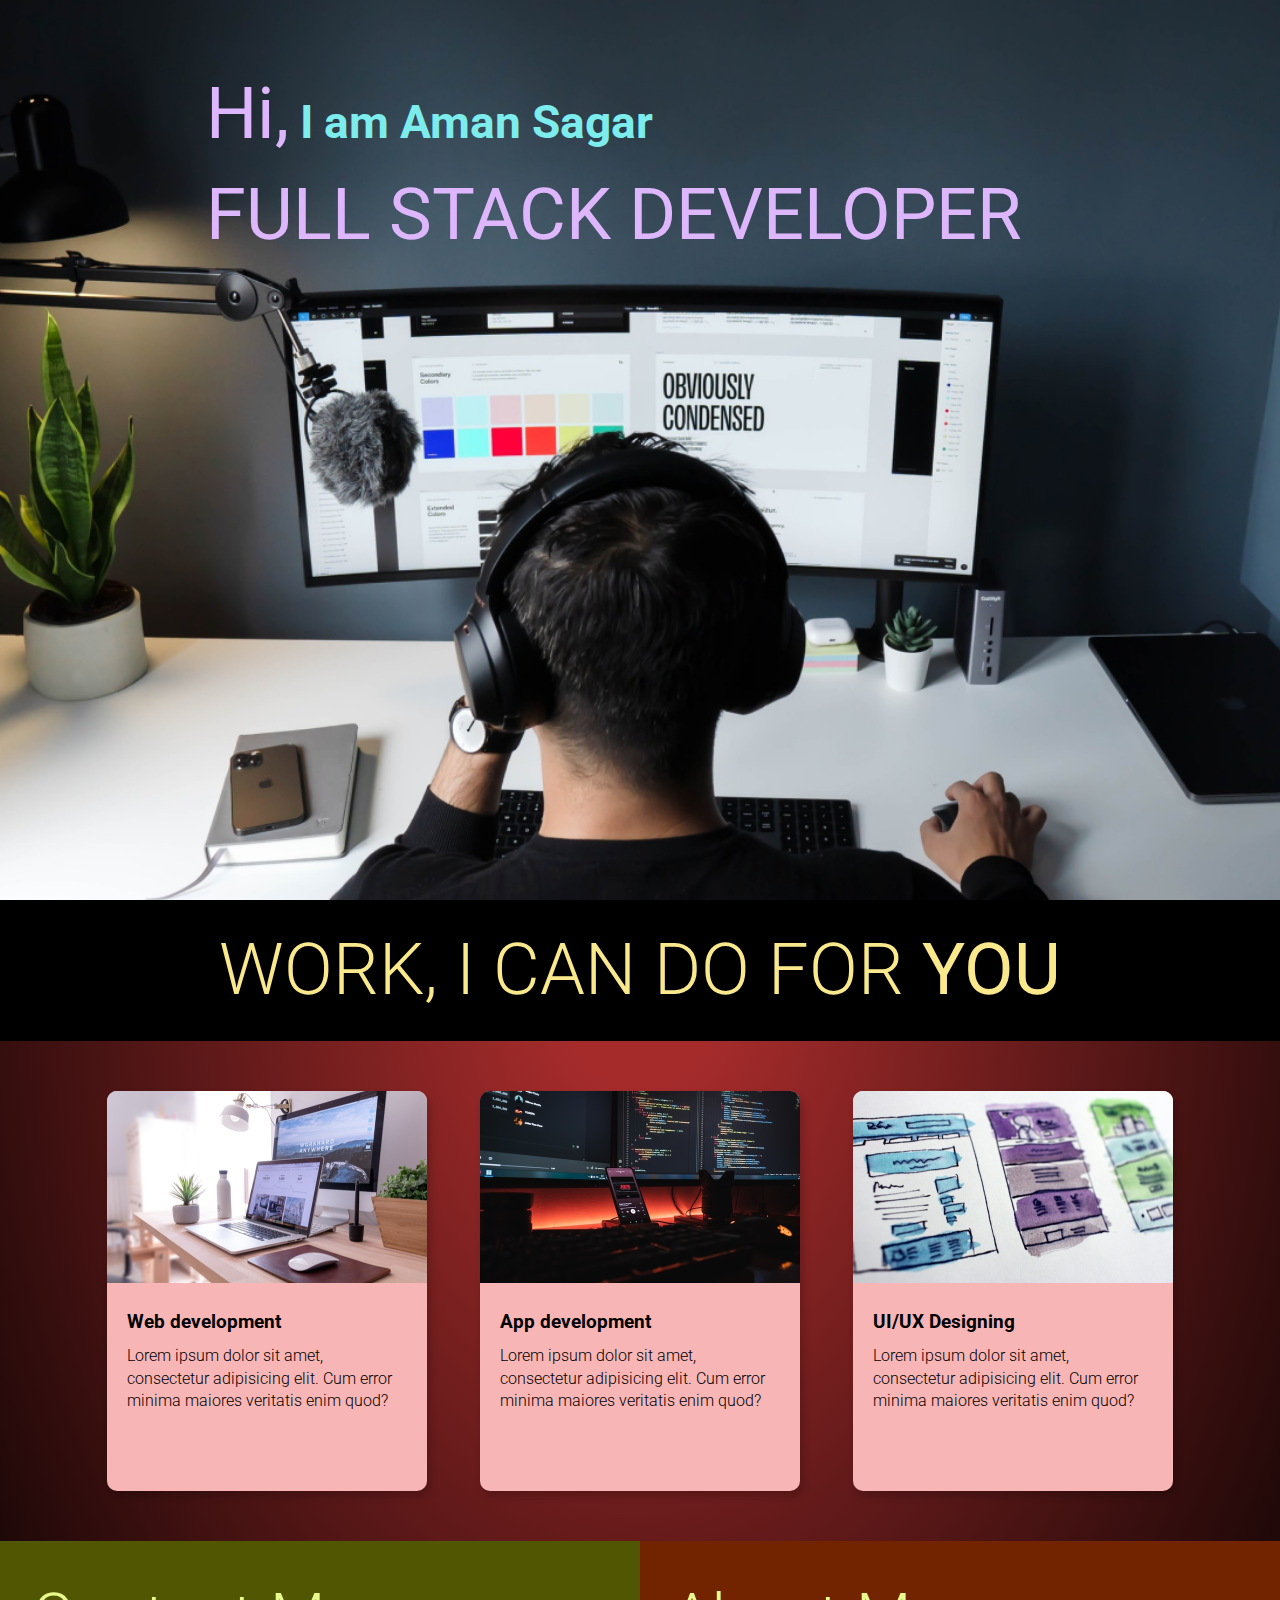
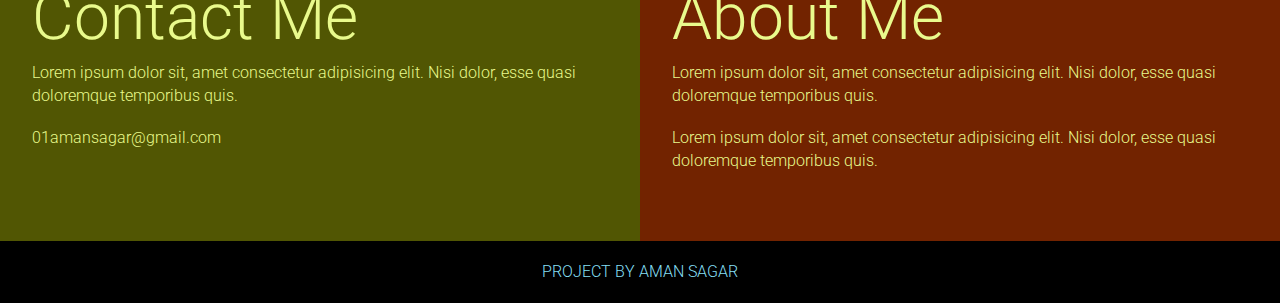
<file: do some coding projects/4_landing_page/index.html>
<!DOCTYPE html>
<html lang="en">
  <head>
    <meta charset="UTF-8" />
    <meta http-equiv="X-UA-Compatible" content="IE=edge" />
    <meta name="viewport" content="width=device-width, initial-scale=1.0" />
    <title>landing page</title>
    <link rel="stylesheet" href="style4.css" />
  </head>
  <body>
    <section class="hero-section">
      <div class="text-container">
        <h2>
          <span class="lg-text">Hi,</span
          ><span class="name"> I am Aman Sagar</span>
        </h2>
        <h1 class="lg-text">FULL STACK DEVELOPER</h1>
      </div>
    </section>
    <section class="blackbox">
      <h2>WORK, I CAN DO FOR <span>YOU</span></h2>
    </section>
    <section class="work">
      <div class="grid-item">
        <div class="card">
          <div class="image-container">
            <img src="./web.png" alt="web development" />
          </div>
          <div class="card-content">
            <h3>Web development</h3>
            <p>
              Lorem ipsum dolor sit amet, consectetur adipisicing elit. Cum
              error minima maiores veritatis enim quod?
            </p>
          </div>
        </div>
      </div>
      <div class="grid-item">
        <div class="card">
          <div class="image-container">
            <img src="./mobile.png" alt="App development" />
          </div>
          <div class="card-content">
            <h3>App development</h3>
            <p>
              Lorem ipsum dolor sit amet, consectetur adipisicing elit. Cum
              error minima maiores veritatis enim quod?
            </p>
          </div>
        </div>
      </div>
      <div class="grid-item">
        <div class="card">
          <div class="image-container">
            <img src="./uiux.png" alt="ui/ux designing" />
          </div>
          <div class="card-content">
            <h3>UI/UX Designing</h3>
            <p>
              Lorem ipsum dolor sit amet, consectetur adipisicing elit. Cum
              error minima maiores veritatis enim quod?
            </p>
          </div>
        </div>
      </div>
    </section>
    <section class="bottom_section">
      <div class="contact">
        <h2>Contact Me</h2>
        <p>
          Lorem ipsum dolor sit, amet consectetur adipisicing elit. Nisi dolor,
          esse quasi doloremque temporibus quis.
        </p>
        <p>01amansagar@gmail.com</p>
      </div>
      <div class="about">
        <h2>About Me</h2>

        <p>
          Lorem ipsum dolor sit, amet consectetur adipisicing elit. Nisi dolor,
          esse quasi doloremque temporibus quis.
        </p>
        <p>
          Lorem ipsum dolor sit, amet consectetur adipisicing elit. Nisi dolor,
          esse quasi doloremque temporibus quis.
        </p>
      </div>
    </section>
    <footer>Project By Aman Sagar</footer>
  </body>
</html>
</file>
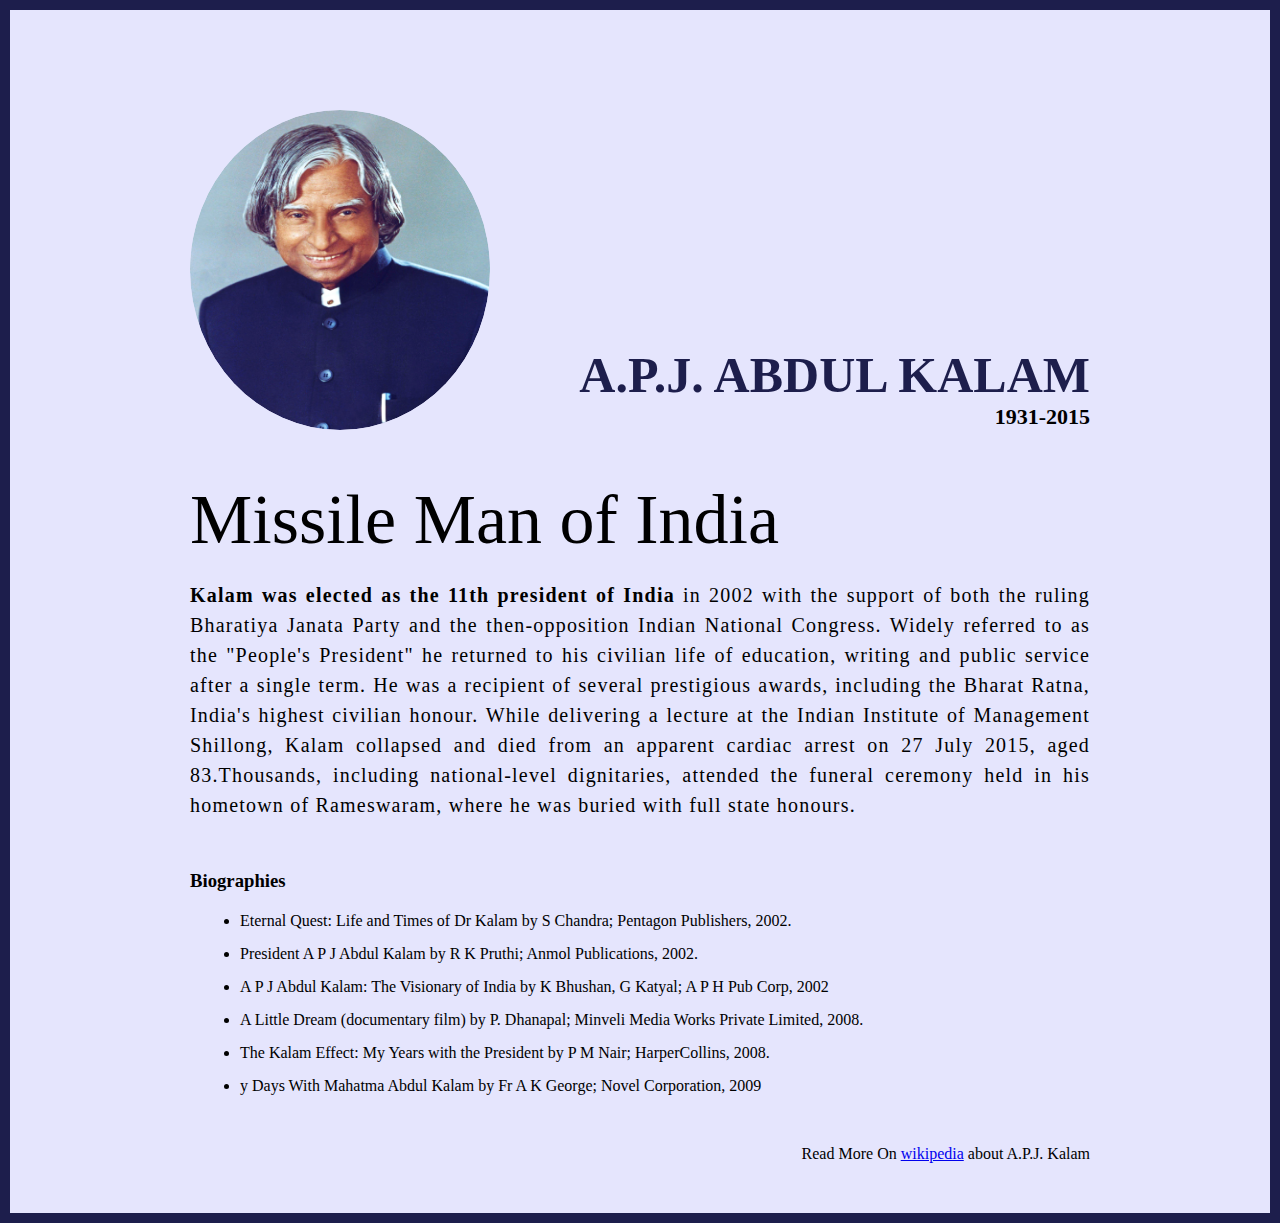
<file: do some coding projects/project1/index.html>
<!DOCTYPE html>
<html lang="en">
  <head>
    <meta charset="UTF-8" />
    <meta http-equiv="X-UA-Compatible" content="IE=edge" />
    <meta name="viewport" content="width=device-width, initial-scale=1.0" />
    <title>The Tribute Website | A.P.J. Abdul Kalam</title>
    <link rel="stylesheet" href="style1.css" />
  </head>
  <body>
    <div class="container">
      <div class="content">
        <section class="top-section">
          <div class="image-container">
            <img src="./images/A._P._J._Abdul_Kalam.jpg" alt="tribute" />
          </div>
          <div>
            <h1>A.P.J. Abdul kalam</h1>
            <h4>1931-2015</h4>
          </div>
        </section>
        <!-- new section -->
        <section class="about-section">
          <h2>Missile Man of India</h2>
          <p>
            <b> Kalam was elected as the 11th president of India</b> in 2002
            with the support of both the ruling Bharatiya Janata Party and the
            then-opposition Indian National Congress. Widely referred to as the
            "People's President" he returned to his civilian life of education,
            writing and public service after a single term. He was a recipient
            of several prestigious awards, including the Bharat Ratna, India's
            highest civilian honour. While delivering a lecture at the Indian
            Institute of Management Shillong, Kalam collapsed and died from an
            apparent cardiac arrest on 27 July 2015, aged 83.Thousands,
            including national-level dignitaries, attended the funeral ceremony
            held in his hometown of Rameswaram, where he was buried with full
            state honours.
          </p>
        </section>
        <!-- bio section -->
        <section class="biography-section">
          <h3>Biographies</h3>
          <ul>
            <li>
              Eternal Quest: Life and Times of Dr Kalam by S Chandra; Pentagon
              Publishers, 2002.
            </li>
            <li>
              President A P J Abdul Kalam by R K Pruthi; Anmol Publications,
              2002.
            </li>
            <li>
              A P J Abdul Kalam: The Visionary of India by K Bhushan, G Katyal;
              A P H Pub Corp, 2002
            </li>
            <li>
              A Little Dream (documentary film) by P. Dhanapal; Minveli Media
              Works Private Limited, 2008.
            </li>
            <li>
              The Kalam Effect: My Years with the President by P M Nair;
              HarperCollins, 2008.
            </li>
            <li>
              y Days With Mahatma Abdul Kalam by Fr A K George; Novel
              Corporation, 2009
            </li>
          </ul>
        </section>
        <footer>
          <p>
            Read More On
            <a href="https://en.wikipedia.org/wiki/A._P._J._Abdul_Kalam"
              >wikipedia</a
            >
            about A.P.J. Kalam
          </p>
        </footer>
      </div>
    </div>
  </body>
</html>
</file>
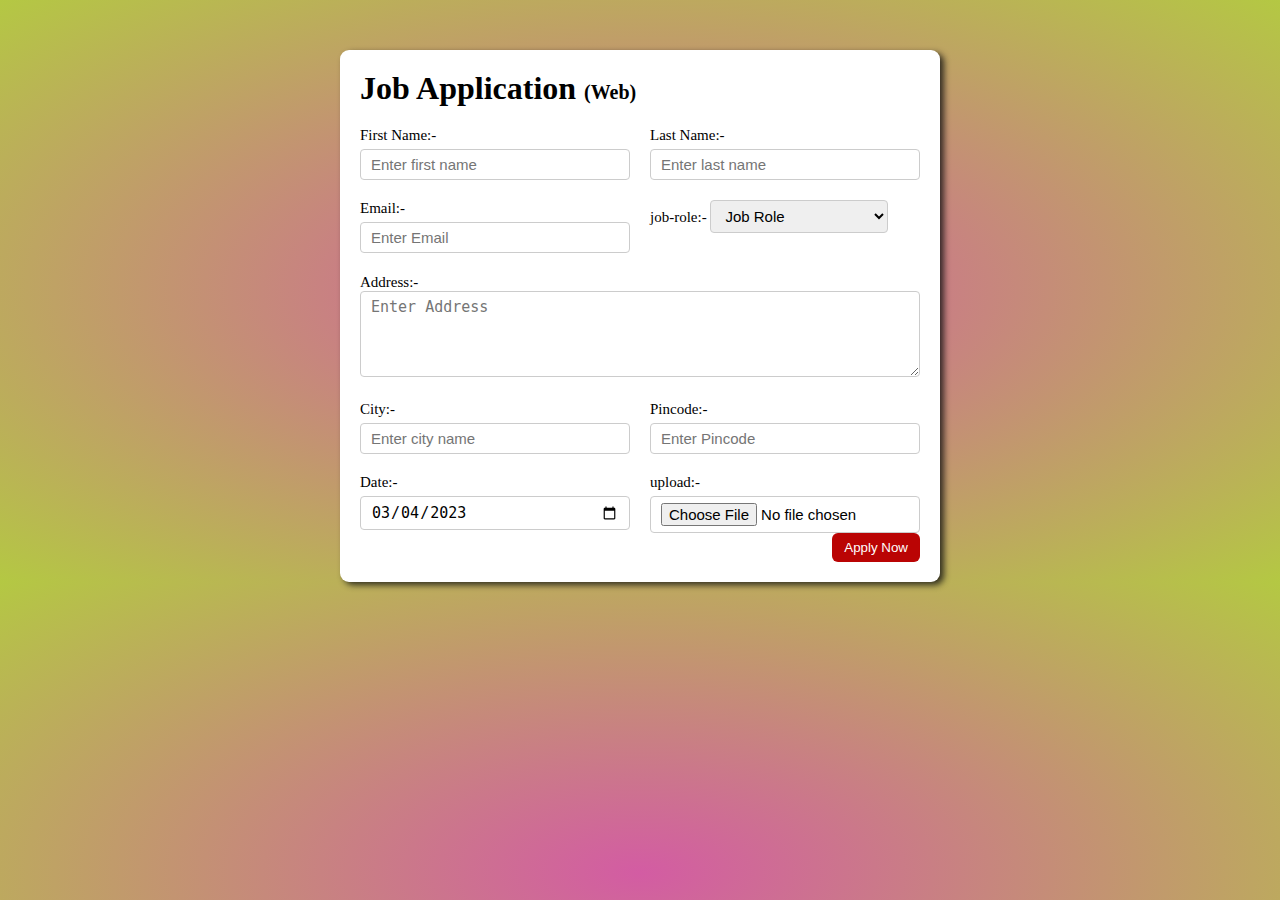
<file: do some coding projects/project2/index.html>
<!DOCTYPE html>
<html lang="en">
  <head>
    <meta charset="UTF-8" />
    <meta http-equiv="X-UA-Compatible" content="IE=edge" />
    <meta name="viewport" content="width=device-width, initial-scale=1.0" />
    <title>project 2</title>
    <link rel="stylesheet" href="style2.css" />
  </head>
  <body>
    <div class="container">
      <div class="apply-box">
        <h1>Job Application <span class="tittle-small">(Web)</span></h1>
        <form action="get">
          <div class="form-container">
            <div class="form-control">
              <label for="first-name">First Name:-</label>
              <input
                id="first-name"
                name="first-name"
                placeholder="Enter first name"
              />
            </div>
            <div class="form-control">
              <label for="last-name">Last Name:-</label>
              <input
                id="last-name"
                name="last-name"
                placeholder="Enter last name"
              />
            </div>
            <div class="form-control">
              <label for="email">Email:-</label>
              <input
                type="email"
                id="email"
                name="email"
                placeholder="Enter Email"
              />
            </div>
            <div class="form-control">
              <label for="job-role">job-role:-<label>
               <select name="job-role" id="job-role">
                <option value=""> Job Role</option>
                <option value="frontend">Frontend Developer</option>
                <option value="backend">Backend Developer</option>
                <option value="full-stack">Full Stack developer</option>
                <option value="UI/UX">UI/UX Designer</option>
               </select>
            </div>
            <div class="textarea-control">
                <label for="address">Address:-</label>
                <textarea name="address" id="address" cols="40" rows="4" placeholder="Enter Address"></textarea>
            </div>
            <div class="form-control">
              <label for="city">City:-</label>
              <input
                id="city"
                name="city"
                placeholder="Enter city name"
              />
            </div>
            <div class="form-control">
              <label for="Pincode">Pincode:-</label>
              <input
              type="number"
                id="Pincode"
                name="Pincode"
                placeholder="Enter Pincode "
              />
            </div>
            <div class="form-control">
              <label for="date">Date:-</label>
              <input
              type="date"
              value="2023-03-04"
                id="date"
                name="date"
                placeholder="Enter date "
              />
            </div>
            <div class="form-control">
              <label for="upload">upload:-</label>
              <input
              type="file"
                id="upload"
                name="upload"
                placeholder=" upload file"
              />
            </div>
          </div>
          <div class="button-container">
            <button type="submit">Apply Now</button>
          </div>
        </form>
      </div>
    </div>
  </body>
</html>
</file>
<file: do some coding projects/4_landing_page/style4.css>
@import url("https://fonts.googleapis.com/css2?family=Roboto&display=swap");

* {
  margin: 0;
  padding: 0;
  box-sizing: border-box;
}

html,
body {
  line-height: 1.4;
  font-weight: 300;
  font-family: "Roboto", sans-serif;
  background-image: radial-gradient(#a52b2b 10%, black);
}

.hero-section {
  background-image: url(./developer.png);
  min-height: 100vh;
  background-position: center;
  background-size: cover;
  background-repeat: no-repeat;
}
.text-container {
  color: rgb(222, 182, 252);
  max-width: 900px;
  margin: 0 auto;
  padding-top: 64px;
  padding-left: 16px;
}
.lg-text {
  font-size: 72px;
  font-weight: 400;
}

.name {
  font-size: 46px;
  color: rgb(124, 236, 236);
}
.blackbox {
  background-color: #000;
  padding: 20px;
}
.blackbox h2 {
  font-size: 72px;
  color: #f9e88c;
  text-align: center;
  font-weight: 300;
}
.blackbox h2 span {
  font-weight: 400;
  font-style: 96px;
}
.work {
  display: grid;
  gap: 20px;
  grid-template-columns: repeat(auto-fit, minmax(320px, 1fr));
  max-width: 1100px;
  margin: 50px auto;
}
.grid-item {
  display: flex;
  justify-content: center;
  align-items: center;
}
.card {
  max-width: 320px;
  height: 400px;
  border-radius: 10px;
  box-shadow: 3px 5px 8px rgba(1, 1, 1, 0.2);
  transition: 0.3s ease-in-out;
  background-color: #f8b5b5;
}
.card:hover {
  transform: scale(1.06);
  box-shadow: 4px 6px 7px rgba(1, 1, 1, 0.4);
  transition: 0.3s ease-in;
}
.card-content {
  padding: 20px;
}
.card-content h3 {
  margin-bottom: 10px;
}

.bottom_section {
  display: flex;
}
.contact {
  background-color: #515603;
}
.about {
  background-color: #722300;
}
.contact,
.about {
  min-height: 300px;
  padding: 32px;
  color: rgb(233, 250, 140);
}
.about h2,
.contact h2 {
  font-size: 64px;
  font-weight: 300;
}
.about p,
.contact p {
  margin-bottom: 20px;
}
footer {
  text-align: center;
  text-transform: uppercase;
  background-color: #000;
  padding: 20px;
  color: rgb(132, 223, 244);
}

@media (max-width: 786px) {
  .hero-section {
    min-height: 50vh;
  }
  .text-container {
    padding: 10px 0;
    text-align: center;
  }
  .lg-text {
    font-size: 32px;
  }
  .blackbox h2 {
    font-size: 24px;
  }
  .blackbox h2 span {
    font-weight: 400;
    font-size: 32px;
  }
  .bottom_section {
    flex-direction: column;
  }
  h1 {
    font-size: 32px;
  }
  .about h2,
  .contact h2 {
    font-size: 32px;
  }
}
</file>
<file: do some coding projects/project1/style1.css>
* {
  margin: 0;
  padding: 0;
  box-sizing: border-box;
}
.container {
  background-color: #e5e5fd;
  min-height: 100vh; /*view height*/
  border: 10px solid #1d1e4c;
}
.content {
  /* content ko center mai lane k liye */
  max-width: 900px;
  /* uper-neche se 0 side se auto  */
  margin: 0 auto;
}
/* secction 1 */

.top-section {
  margin-top: 100px;
  display: flex;
  justify-content: space-between;
  align-items: flex-end;
}

.top-section h1 {
  font-size: 50px;
  font-weight: bold;
  color: #1d1e4c;
  text-transform: uppercase;
}

/* trick to give both perfect shape */
.top-section h4 {
  font-size: 22px;
  text-align: end;
}
.image-container,
img {
  width: 300px;
  height: 320px;
  border-radius: 50%;
  overflow: hidden;
}
/* section 2 */
.about-section {
  margin-top: 50px;
}
.about-section h2 {
  font-size: 70px;
  font-weight: 400;
  margin-bottom: 20px;
}
.about-section p {
  font-size: 20px;
  line-height: 30px;
  letter-spacing: 1.2px;
  text-align: justify;
}
/* bio */
.biography-section {
  margin: 50px 0;
}
.biography-section h3 {
  margin-bottom: 20px;
}
.biography-section ul {
  margin-left: 50px;
}
.biography-section li {
  margin-bottom: 15px;
}

footer {
  margin: 50px 0;
}
footer p {
  text-align: end;
}
</file>
<file: do some coding projects/project2/style2.css>
* {
  margin: 0;
  padding: 0;
  box-sizing: border-box;
}
body {
  background-image: radial-gradient(#d35ca3, #b4c843);
}
.container {
  max-width: 900px;
  margin: 0 auto;
}
.apply-box {
  max-width: 600px;
  /* padding pehly dena imp hai */
  padding: 20px;
  margin: 0 auto;
  margin-top: 50px;
  background-color: #fff;
  border-radius: 9px;
  /* x y z axis-shadow*/
  box-shadow: 4px 3px 6px rgba(16, 16, 16, 0.8);
}

.tittle-small {
  font-size: 20px;
}

.form-container {
  margin-top: 20px;
  display: grid;
  /* responsive webpage */
  grid-template-columns: repeat(auto-fit, minmax(200px, 1fr));
  gap: 20px;
}
.form-control {
  display: flex;
  flex-direction: column;
}
label {
  font-size: 15px;
  margin-bottom: 5px;
}

input,
select,
textarea {
  padding: 6px 10px;
  border: 1px solid #ccc;
  border-radius: 4px;
  font-size: 15px;
}
input:focus {
  outline-color: red;
}
.button-container {
  display: flex;
  justify-content: flex-end;
}
button {
  background-color: #ba0404;
  border: transparent solid 2px;
  padding: 5px 10px;
  color: #fffdfd;
  border-radius: 6px;
  transition: 0.3s ease-in;
}
button:hover {
  background-color: #ede7e7;
  border: 2px solid red;
  color: black;
  transition: 0.3s ease-out;
  cursor: pointer;
}
.textarea-control {
  grid-column: 1 / span 2;
}
.textarea-control textarea {
  width: 100%;
}
@media (max-width: 580px) {
  .textarea-control {
    grid-column: 1 / span 2;
  }
}
</file>
